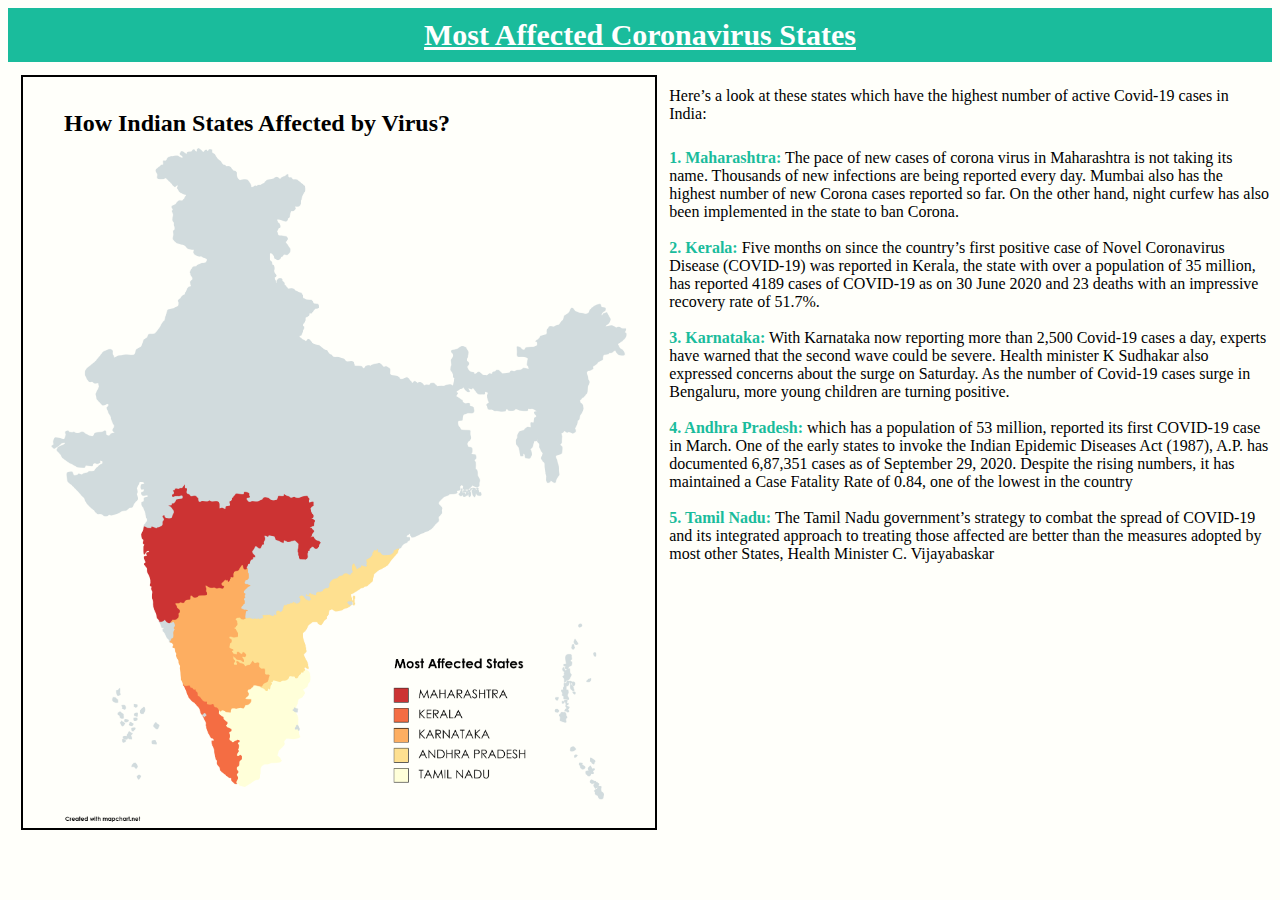
<file: index.html>
<html>

<head>
    <title>Most Affected States</title>
</head>
<style>
    body {
        background: #fffffa;
        overflow-y: hidden;
    }

    img {
        height: 85%;
        width: 50%;
        float: left;
        border: 2px solid black;
        margin: 1%;


    }

    p {
        margin: 2%;
    }

    .h22 {
        text-align: center;
        text-decoration: underline;
    }
    .h22 {
        padding: 10px;
        text-align: center;
        background: #1abc9c;
        color: white;
        font-size: 30px;
        margin: 0;
        
      }
      
    image {
        border: 2px solid rgb(0, 0, 0);
        
    }
    img:hover {
        opacity: 0.5;
        box-shadow: 0 0 2px 2px #1abc9c;
      }

    .bottom-left {
        position: absolute;
        top: 10%;
        left: 5%;
        float: left;
        width: 50%;
    }
    a{
        text-decoration:none;
        color: #1abc9c;
    }

</style>
<!-- <style>
    body {
            background-image: url('ccc.jpg');
            background-repeat: no-repeat;
            -webkit-background-size: cover;
            -moz-background-size: cover;
            -o-background-size: cover;
            background-size: cover;
    }
    .h22,p{
        text-decoration: white;
        color:#fffffa;
        }
    ul{
        color:#fffffa;
    }
</style> -->

<body>

    <h2 class="h22">
        Most Affected Coronavirus States
    </h2>
    <div class="image ">
        <img src="ii.png" alt="Workplace" usemap="#workmap">
        <h2 class="bottom-left">
            How Indian States Affected by Virus?
        </h2>
    </div>

    <map name="workmap">
        <area shape="circle" alt="maharashtra" coords="145,300,50" alt="Coffee" href="maha.html">
        <area shape="circle" alt="maharashtra" coords="190,380,40" alt="Coffee" href="kar.html">
        <area shape="circle" alt="maharashtra" coords="200,400,40" alt="Coffee" href="ker.html">
        <area shape="circle" alt="maharashtra" coords="260,450,50" alt="Coffee" href="tn.html">
        <area shape="circle" alt="maharashtra" coords="260,380,40" alt="Coffee" href="ap.html">


    </map>
    <div>

        <p>
            Here’s a look at these states which have the highest number of active Covid-19 cases in India:

        <ul>
            <ol>
                <b ><a href="maha.html">1. Maharashtra:</a></b> The pace of new cases of corona virus in Maharashtra is not taking its name.
                Thousands of new infections are being reported every day. Mumbai also has the highest number of
                new Corona cases reported so far. On the other hand, night curfew has also been implemented in the state
                to ban Corona.
            </ol>
            <br>
            <ol>
                <b>
                   <a href="ker.html">2. Kerala:</a>
                </b> Five months on since the country’s first positive case of Novel Coronavirus Disease (COVID-19) was
                reported in Kerala, the state with over a population of 35 million, has reported 4189 cases of COVID-19
                as on 30 June 2020 and 23 deaths with an impressive recovery rate of 51.7%.

            </ol>
            <br>
            <ol>
                <b>
                 <a href="ker.html"> 3. Karnataka:</b></a>
                </b>
                With Karnataka now reporting more than 2,500 Covid-19 cases a day, experts have warned that the second
                wave could be severe. Health minister K Sudhakar also expressed concerns about the surge on Saturday. As
                the number of Covid-19 cases surge in Bengaluru, more young children are turning positive.

            </ol>

            <br>
            <ol>
                <b>
                    <a href="ap.html"> 4. Andhra Pradesh: </a>
                </b>
                which has a population of 53 million, reported its first COVID-19 case in March. One of the early states
                to invoke the Indian Epidemic Diseases Act (1987), A.P. has documented 6,87,351 cases as of September
                29, 2020. Despite the rising numbers, it has maintained a Case Fatality Rate of 0.84, one of the lowest
                in the country

            </ol>
            <br>
            <ol>
                <b>
                    <a href="tn.html">5. Tamil Nadu:</a>
                </b>
                The Tamil Nadu government’s strategy to combat the spread of COVID-19 and its integrated approach to
                treating those affected are better than the measures adopted by most other States, Health Minister C.
                Vijayabaskar

            </ol>
            <br>
        </ul>





        </p>
    </div>
</body>

</html>
</file>
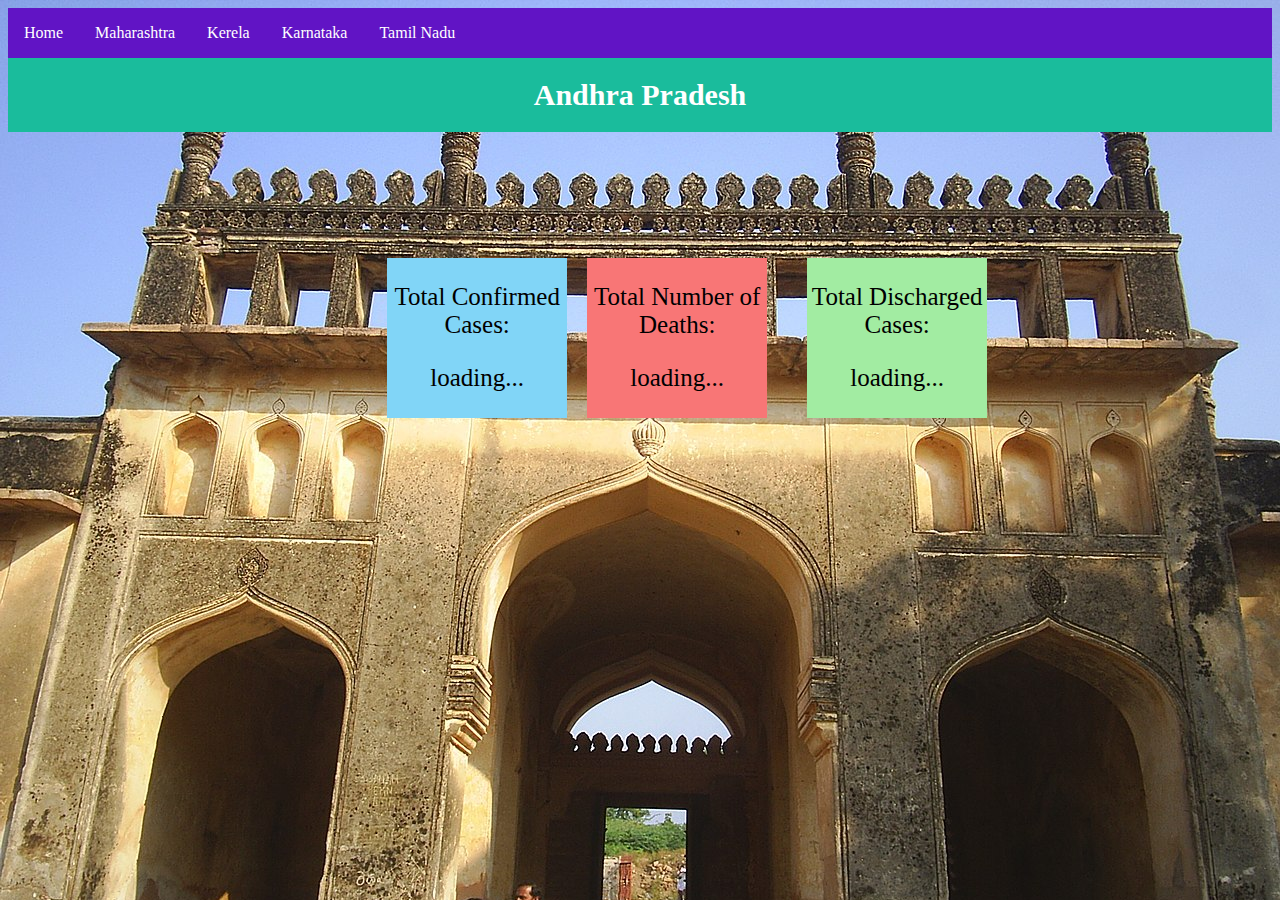
<file: ap.html>
<html>

<head>

        <title>
                Andhra Pradesh
        </title>
        <link rel="stylesheet" href="style.css">
        <style>
                body {
                        background-image: url('ap.jpeg');
                }
        </style>
</head>

<body>
        <ul>
                <li><a href="index.html">Home</a></li>
                <li><a href="maha.html">Maharashtra</a></li>
                <li><a href="ker.html">Kerela</a></li>
                <li><a href="kar.html">Karnataka</a></li>
                <li><a href="tn.html">Tamil Nadu</a></li>

        </ul>

        <h1>
                Andhra Pradesh
        </h1>

        <div class="container">
                <div class="rectangle1">

                        <p style="font-size:25;text-align:center ">Total Confirmed Cases:</p>
                        <p style="font-size:25;text-align:center " id="total">loading...</p>
                </div>

                <div class="rectangle2">
                        <p style="font-size:25;text-align:center ">Total Number of Deaths:</p>
                        <p style="font-size:25;text-align:center " id="deaths">loading...</p>
                </div>

                <div class="rectangle3">
                        <p style="font-size:25;text-align:center ">Total Discharged Cases:</p>
                        <p style="font-size:25;text-align:center " id="discharg">loading...</p>
                </div>

        </div>
        <div>

        </div>

</body>
<script>

        async function fetchText() {
                let response = await fetch('https://api.rootnet.in/covid19-in/stats/latest');

                if (response.status === 200) {
                        let data = await response.json();
                        // handle data
                        console.log(data['data']['regional'][2])
                        console.log("Deaths", data['data']['regional'][2]['deaths'])
                        console.log("discharged", data['data']['regional'][2]['discharged'])
                        console.log("confirmedCasesIndian", data['data']['regional'][2]['confirmedCasesIndian'])
                        document.getElementById('discharg').innerHTML = data['data']['regional'][2]['discharged']
                        document.getElementById('total').innerHTML = data['data']['regional'][2]['confirmedCasesIndian']
                        document.getElementById('deaths').innerHTML = data['data']['regional'][2]['deaths']
                }

        }

        fetchText();

</script>

</html>
</file>
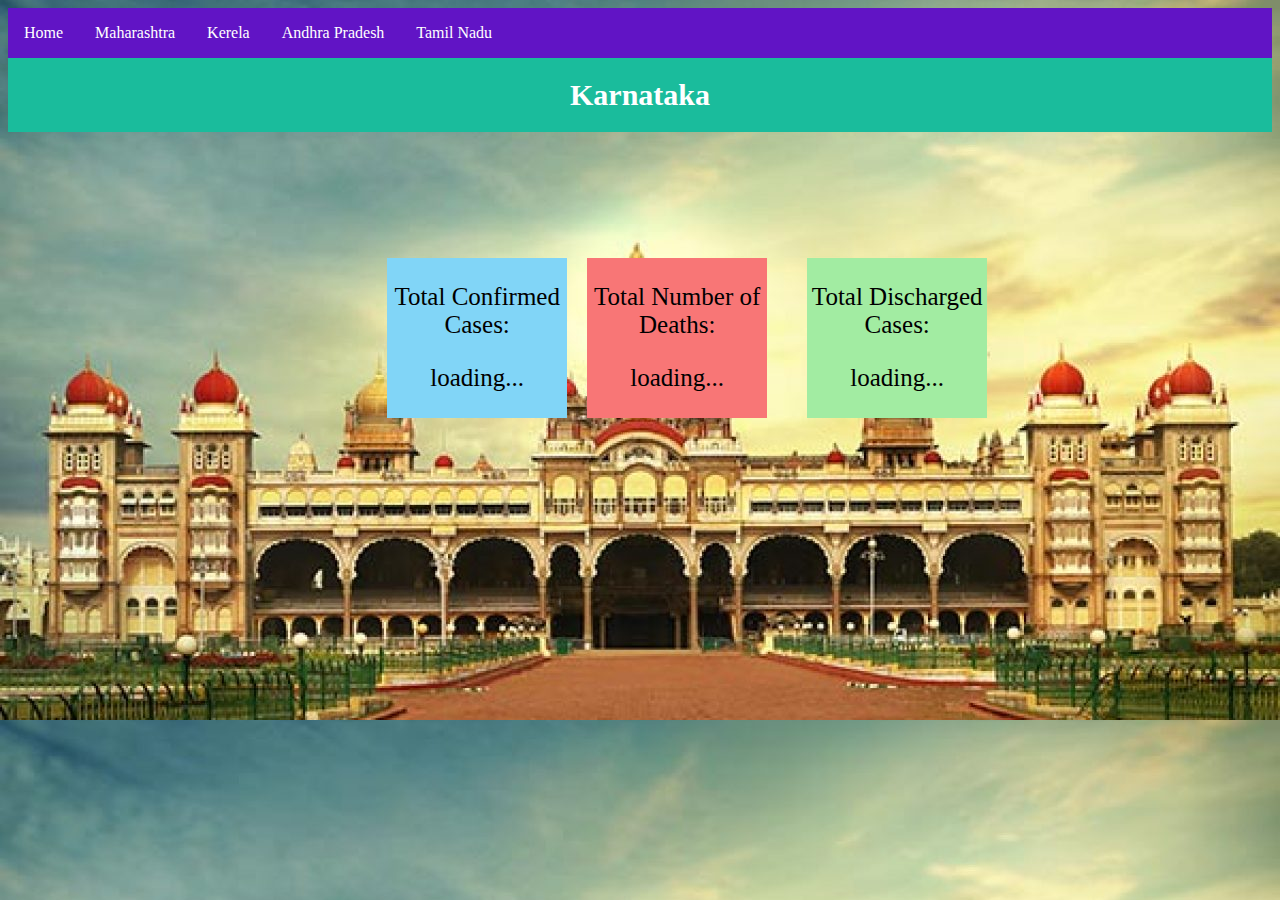
<file: kar.html>
<html>

<head>

        <title>
                Karnataka
        </title>
        <link rel="stylesheet" href="style.css">
        <style>
                body {
                        background-image: url('qq.jpg');
                }
        </style>
</head>

<body>
        <ul>
                <li><a href="index.html">Home</a></li>
                <li><a href="maha.html">Maharashtra</a></li>
                <li><a href="ker.html">Kerela</a></li>
                <li><a href="ap.html">Andhra Pradesh</a></li>
                <li><a href="tn.html">Tamil Nadu</a></li>

        </ul>

        <h1>
                Karnataka
        </h1>

        <div class="container">
                <div class="rectangle1">

                        <p style="font-size:25;text-align:center ">Total Confirmed Cases:</p>
                        <p style="font-size:25;text-align:center " id="total">loading...</p>
                </div>

                <div class="rectangle2">
                        <p style="font-size:25;text-align:center ">Total Number of Deaths:</p>
                        <p style="font-size:25;text-align:center " id="deaths">loading...</p>
                </div>

                <div class="rectangle3">
                        <p style="font-size:25;text-align:center ">Total Discharged Cases:</p>
                        <p style="font-size:25;text-align:center " id="discharg">loading...</p>
                </div>

        </div>
        <div>

        </div>

</body>
<script>

        async function fetchText() {
                let response = await fetch('https://api.rootnet.in/covid19-in/stats/latest');

                if (response.status === 200) {
                        let data = await response.json();
                        // handle data
                        console.log(data['data']['regional'])
                        console.log(data['data']['regional'][15])
                        console.log("Deaths", data['data']['regional'][15]['deaths'])
                        console.log("discharged", data['data']['regional'][15]['discharged'])
                        console.log("confirmedCasesIndian", data['data']['regional'][15]['confirmedCasesIndian'])
                        document.getElementById('discharg').innerHTML = data['data']['regional'][15]['discharged']
                        document.getElementById('total').innerHTML = data['data']['regional'][15]['confirmedCasesIndian']
                        document.getElementById('deaths').innerHTML = data['data']['regional'][15]['deaths']
                }

        }

        fetchText();

</script>

</html>
</file>
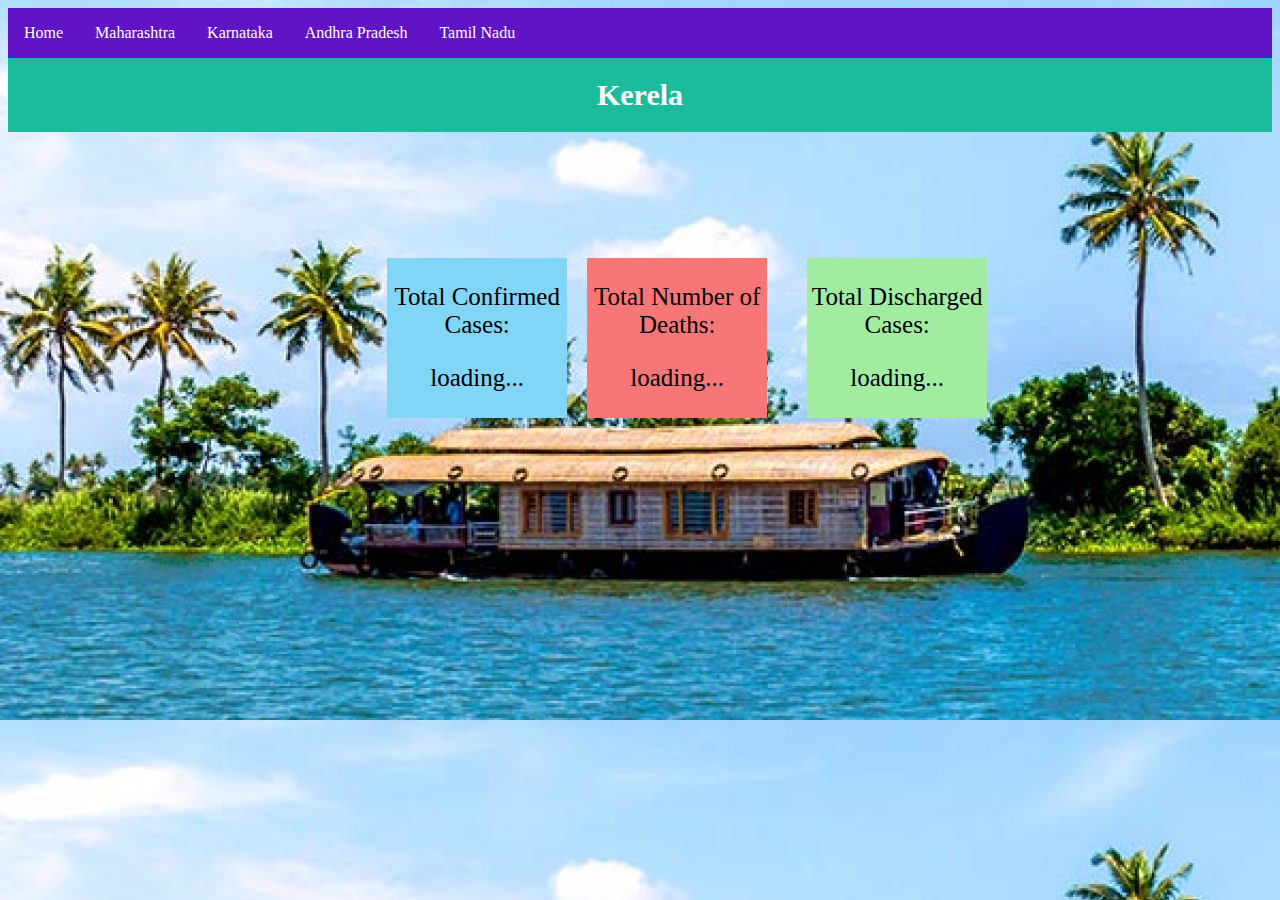
<file: ker.html>
<html>

<head>

        <title>
                Kerela
        </title>
        <link rel="stylesheet" href="style.css">
        <style>
                body {
                        background-image: url('ker.jpg');

                }
        </style>
</head>

<body>
        <ul>
                <li><a href="index.html">Home</a></li>
                <li><a href="maha.html">Maharashtra</a></li>
                <li><a href="kar.html">Karnataka</a></li>
                <li><a href="ap.html">Andhra Pradesh</a></li>
                <li><a href="tn.html">Tamil Nadu</a></li>

        </ul>

        <h1>
                Kerela
        </h1>

        <div class="container">
                <div class="rectangle1">

                        <p style="font-size:25;text-align:center ">Total Confirmed Cases:</p>
                        <p style="font-size:25;text-align:center " id="total">loading...</p>
                </div>

                <div class="rectangle2">
                        <p style="font-size:25;text-align:center ">Total Number of Deaths:</p>
                        <p style="font-size:25;text-align:center " id="deaths">loading...</p>
                </div>

                <div class="rectangle3">
                        <p style="font-size:25;text-align:center ">Total Discharged Cases:</p>
                        <p style="font-size:25;text-align:center " id="discharg">loading...</p>
                </div>

        </div>
        <div>

        </div>

</body>
<script>

        async function fetchText() {
                let response = await fetch('https://api.rootnet.in/covid19-in/stats/latest');

                if (response.status === 200) {
                        let data = await response.json();
                        // handle data
                        console.log(data['data']['regional'])
                        console.log(data['data']['regional'][16])
                        console.log("Deaths", data['data']['regional'][16]['deaths'])
                        console.log("discharged", data['data']['regional'][16]['discharged'])
                        console.log("confirmedCasesIndian", data['data']['regional'][16]['confirmedCasesIndian'])
                        document.getElementById('discharg').innerHTML = data['data']['regional'][16]['discharged']
                        document.getElementById('total').innerHTML = data['data']['regional'][16]['confirmedCasesIndian']
                        document.getElementById('deaths').innerHTML = data['data']['regional'][16]['deaths']
                }

        }

        fetchText();

</script>

</html>
</file>
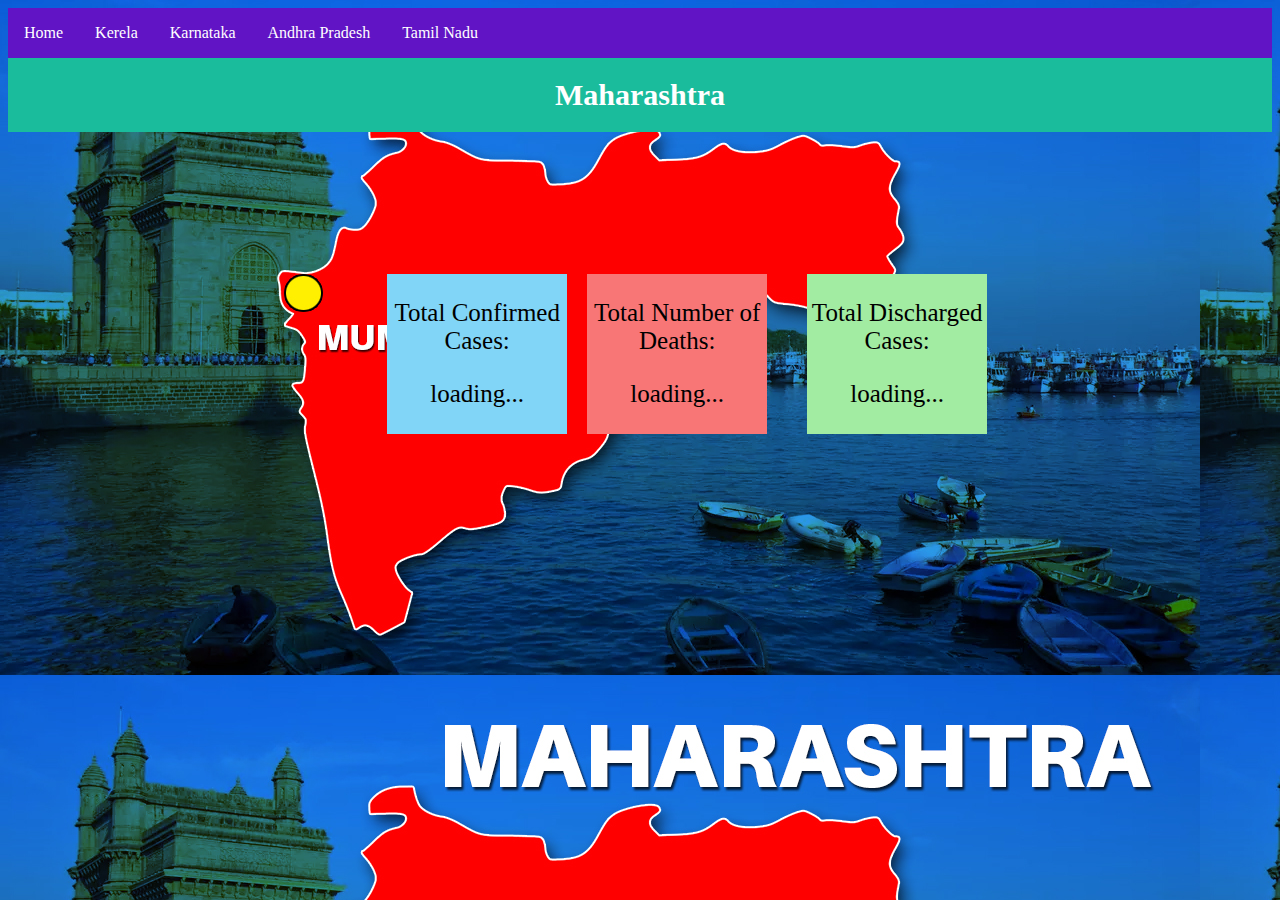
<file: maha.html>
<html>

<head>

        <title>
                Maharashtra
        </title>
        <link rel="stylesheet" href="style.css">
        <style>
                body {
                        background-image: url('maha.jpg');
                }
        </style>

</head>

<body>
        <ul>
                <li><a href="index.html">Home</a></li>
                <li><a href="ker.html">Kerela</a></li>
                <li><a href="kar.html">Karnataka</a></li>
                <li><a href="ap.html">Andhra Pradesh</a></li>
                <li><a href="tn.html">Tamil Nadu</a></li>

        </ul>

        <h1>
                Maharashtra
        </h1>
        <p>
        </p>
        <div class="container">
                <div class="rectangle1">

                        <p style="font-size:25;text-align:center ">Total Confirmed Cases:</p>
                        <p style="font-size:25;text-align:center " id="total">loading...</p>
                </div>

                <div class="rectangle2">
                        <p style="font-size:25;text-align:center ">Total Number of Deaths:</p>
                        <p style="font-size:25;text-align:center " id="deaths">loading...</p>
                </div>

                <div class="rectangle3">
                        <p style="font-size:25;text-align:center ">Total Discharged Cases:</p>
                        <p style="font-size:25;text-align:center " id="discharg">loading...</p>
                </div>

        </div>
        <div>

        </div>

</body>
<script>

        async function fetchText() {
                let response = await fetch('https://api.rootnet.in/covid19-in/stats/latest');

                if (response.status === 200) {
                        let data = await response.json();
                        // handle data
                        console.log(data['data']['regional'])
                        console.log(data['data']['regional'][20])
                        console.log("Deaths", data['data']['regional'][20]['deaths'])
                        console.log("discharged", data['data']['regional'][20]['discharged'])
                        console.log("confirmedCasesIndian", data['data']['regional'][20]['confirmedCasesIndian'])
                        document.getElementById('discharg').innerHTML = data['data']['regional'][20]['discharged']
                        document.getElementById('total').innerHTML = data['data']['regional'][20]['confirmedCasesIndian']
                        document.getElementById('deaths').innerHTML = data['data']['regional'][20]['deaths']
                }

        }

        fetchText();

</script>

</html>
</file>
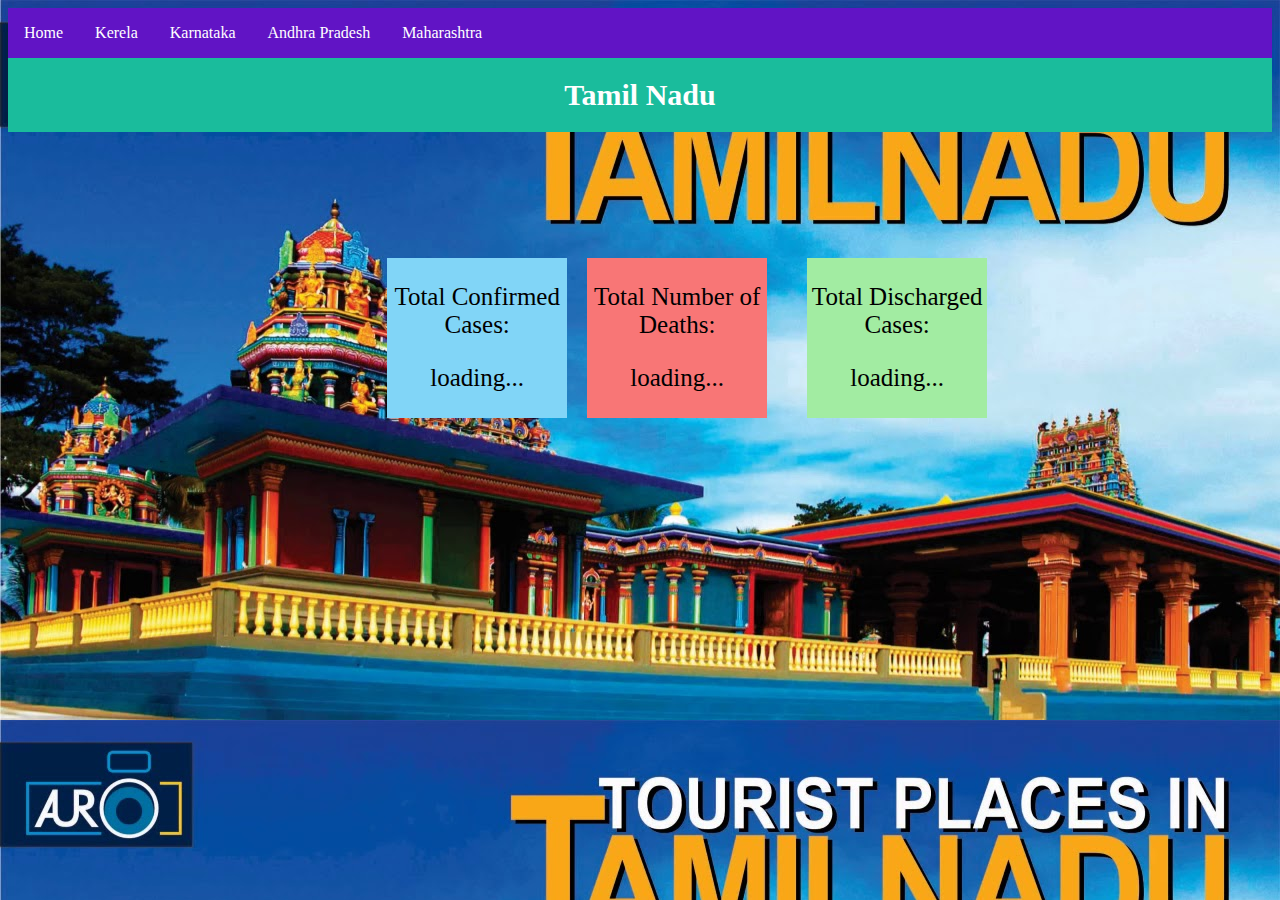
<file: tn.html>
<html>

<head>

    <title>
        Tamil Nadu
    </title>
    <link rel="stylesheet" href="style.css">
    <style>
        body {
            background-image: url('tnnn.jpg');
        }
    </style>
</head>

<body>
    <ul>
        <li><a href="index.html">Home</a></li>
        <li><a href="ker.html">Kerela</a></li>
        <li><a href="kar.html">Karnataka</a></li>
        <li><a href="ap.html">Andhra Pradesh</a></li>
        <li><a href="maha.html">Maharashtra</a></li>

    </ul>

    <h1>
        Tamil Nadu
    </h1>

    <div class="container">
        <div class="rectangle1">

            <p style="font-size:25;text-align:center ">Total Confirmed Cases:</p>
            <p style="font-size:25;text-align:center " id="total">loading...</p>
        </div>

        <div class="rectangle2">
            <p style="font-size:25;text-align:center ">Total Number of Deaths:</p>
            <p style="font-size:25;text-align:center " id="deaths">loading...</p>
        </div>

        <div class="rectangle3">
            <p style="font-size:25;text-align:center ">Total Discharged Cases:</p>
            <p style="font-size:25;text-align:center " id="discharg">loading...</p>
        </div>

    </div>
    <div>

    </div>

</body>
<script>

    async function fetchText() {
        let response = await fetch('https://api.rootnet.in/covid19-in/stats/latest');

        if (response.status === 200) {
            let data = await response.json();
            // handle data
            console.log(data['data']['regional'])
            console.log(data['data']['regional'][30])
            console.log("Deaths", data['data']['regional'][30]['deaths'])
            console.log("discharged", data['data']['regional'][30]['discharged'])
            console.log("confirmedCasesIndian", data['data']['regional'][30]['confirmedCasesIndian'])
            document.getElementById('discharg').innerHTML = data['data']['regional'][30]['discharged']
            document.getElementById('total').innerHTML = data['data']['regional'][30]['confirmedCasesIndian']
            document.getElementById('deaths').innerHTML = data['data']['regional'][30]['deaths']
        }

    }

    fetchText();

</script>

</html>
</file>
<file: style.css>
h1 {
  padding: 20px;
  text-align: center;
  background: #1abc9c;
  color: white;
  font-size: 30px;
  margin: 0;
  
}



.rectangle1 {
  float: left;
  width: 180px;
  height: 160px;
  background-color: white;
  background-color: rgb(129, 213, 247);
  text-align: center;
}

.rectangle2 {
  float: left;
  width: 180px;
  height: 160px;
  margin-left: 20px;
  background-color: rgb(248, 118, 118);
  text-align: center;
}

.rectangle3 {
  float: right;
  width: 180px;
  height: 160px;
  background-color: rgb(162, 236, 162);
}

.container {
  width: 600px;
  height: 190px;
  padding-top: 10%;
  padding-left: 30%;
  padding-right: 15%;
}

ul {
  list-style-type: none;
  margin: 0;
  padding: 0;
  overflow: hidden;
  background-color: #6114c5;
}

li {
  float: left;
}

li a {
  display: block;
  color: white;
  text-align: center;
  padding: 16px;
  text-decoration: none;
}

li a:hover {
  background-color: #b88af3;
}
h3{
  margin-left: 350px;
  z-index: 2;
}
</file>
